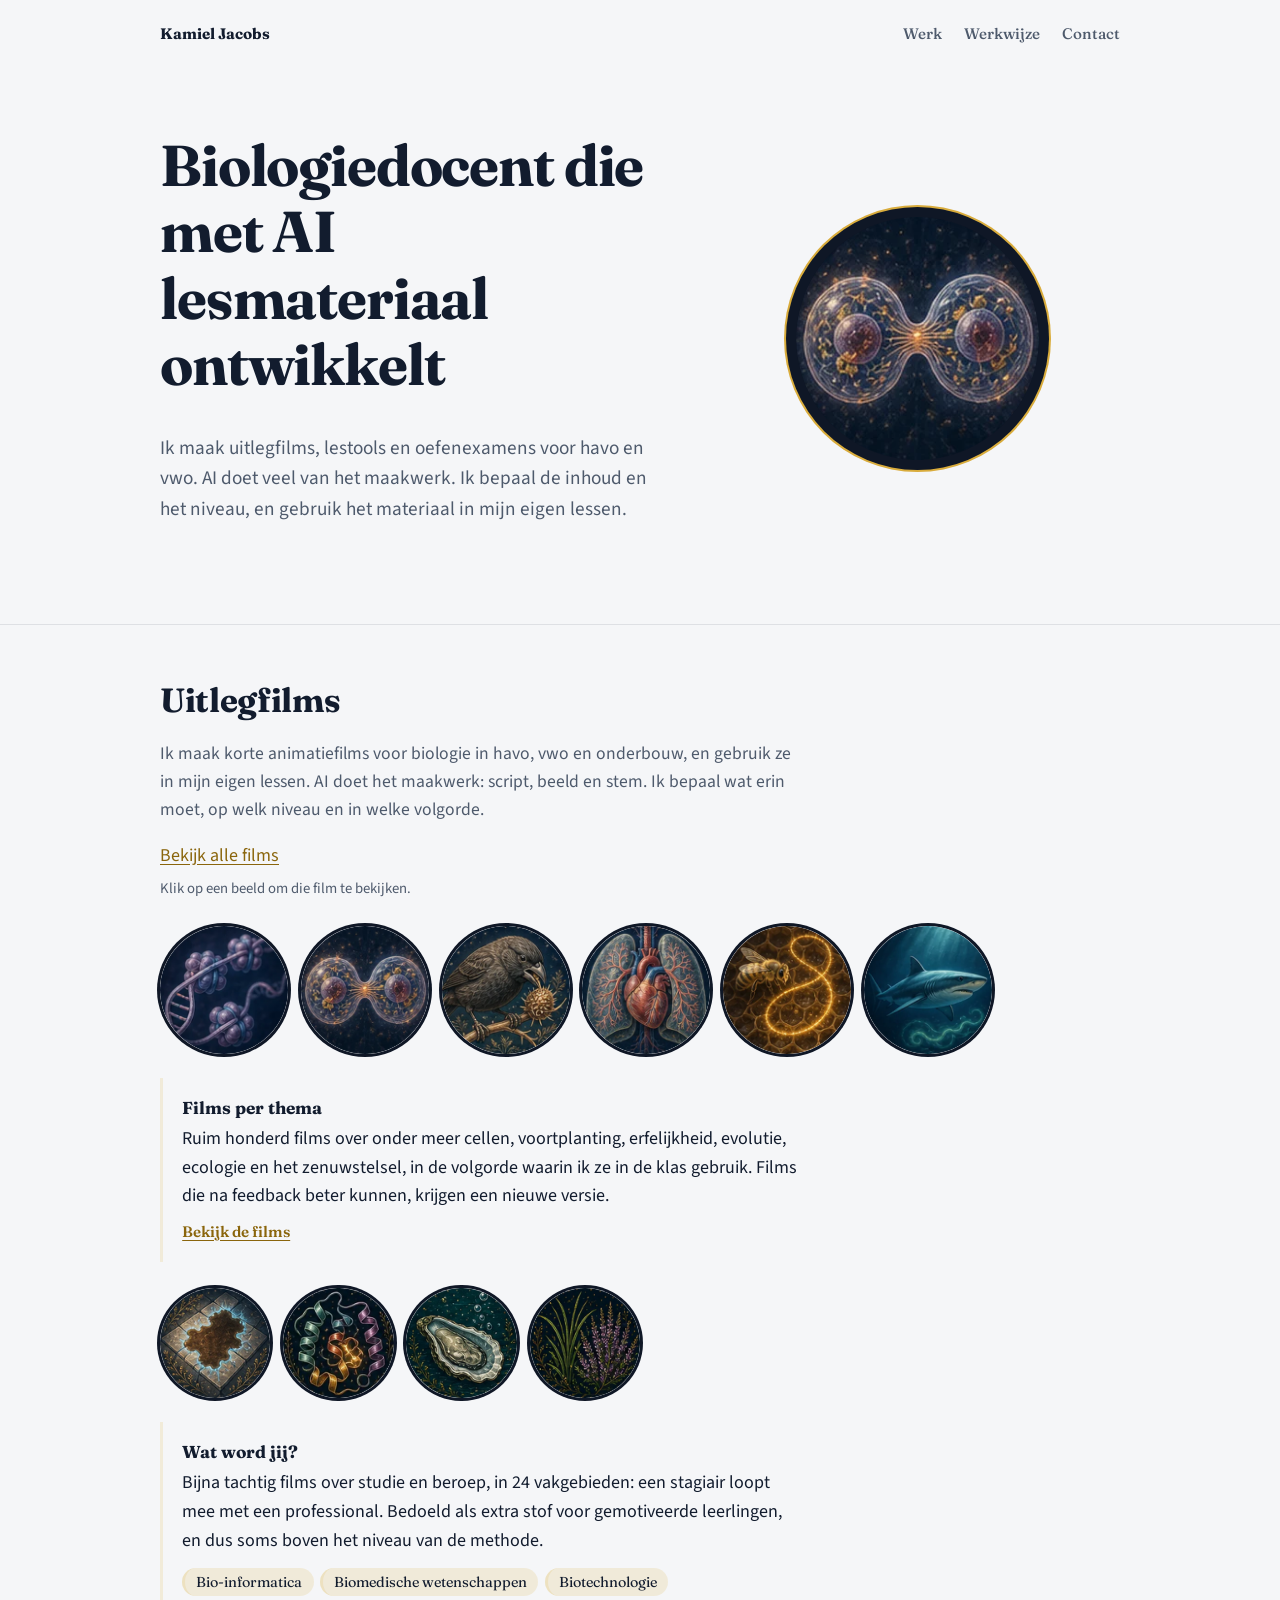
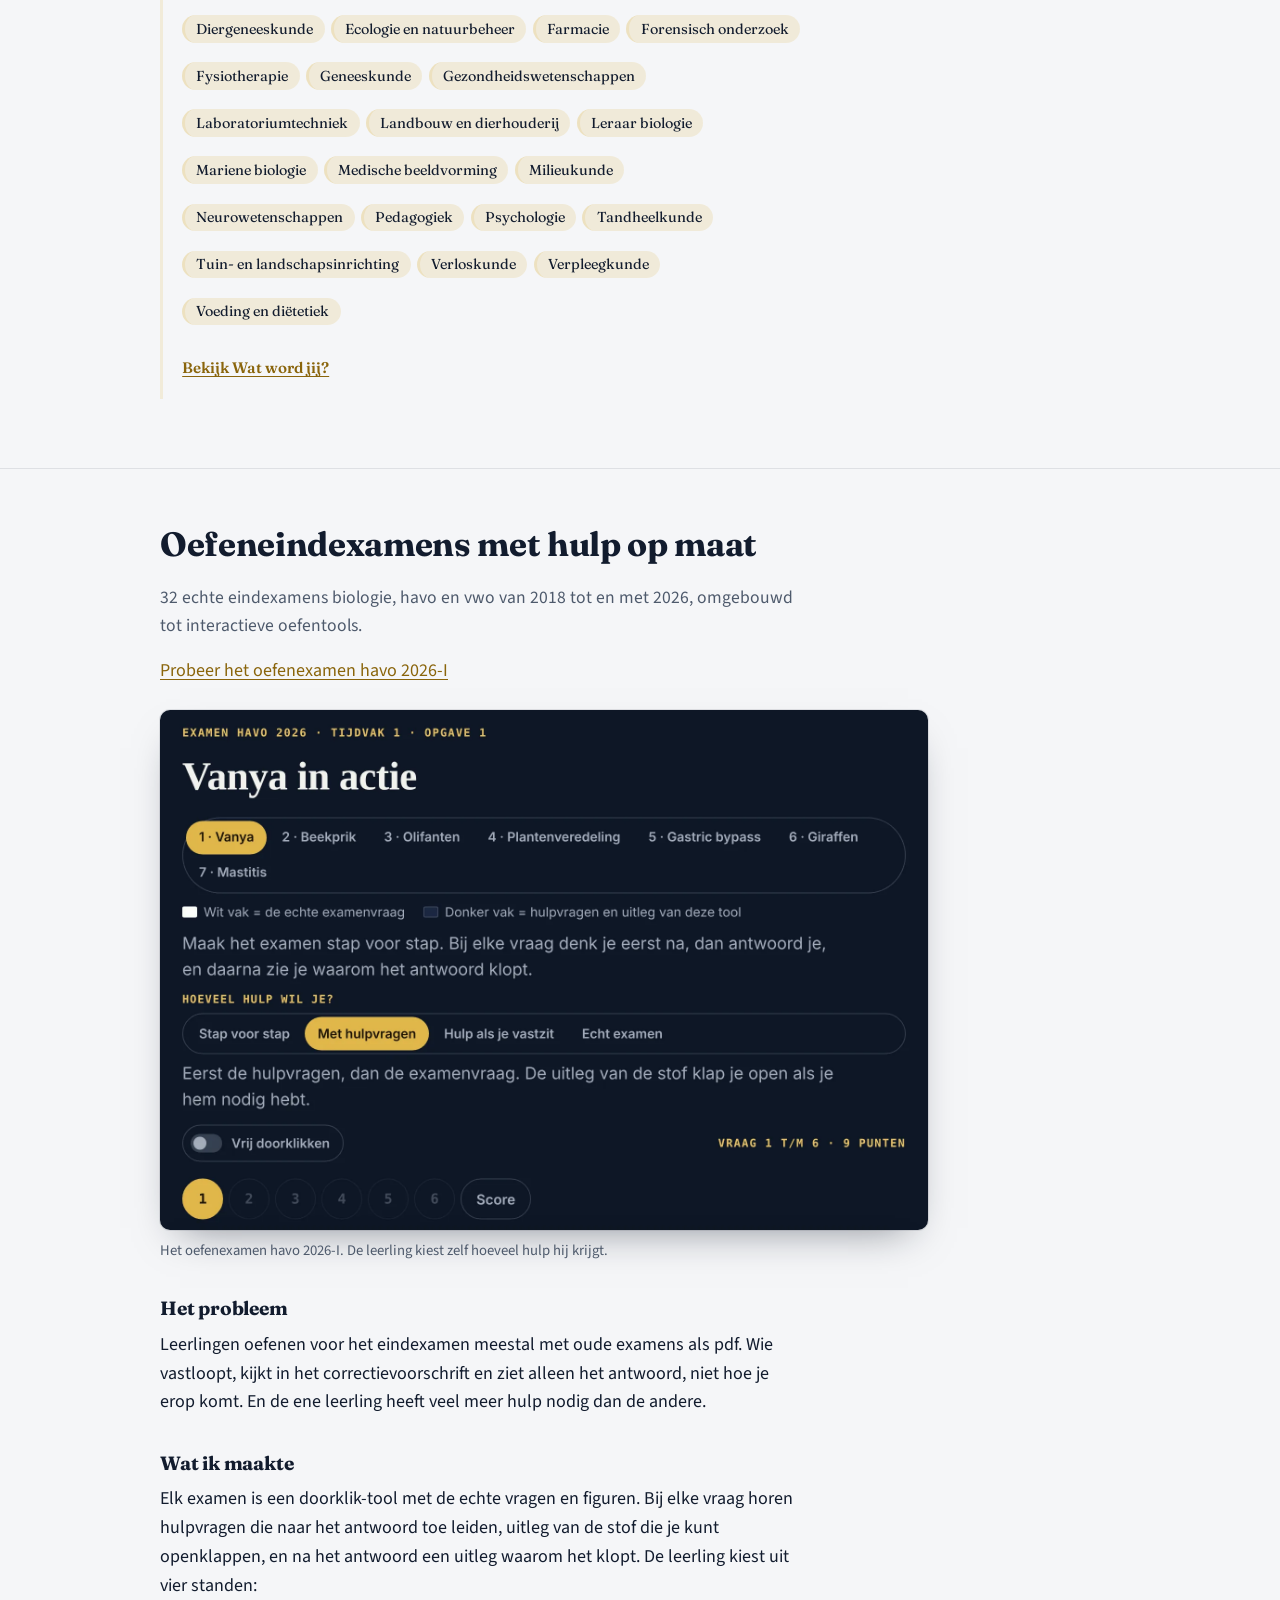
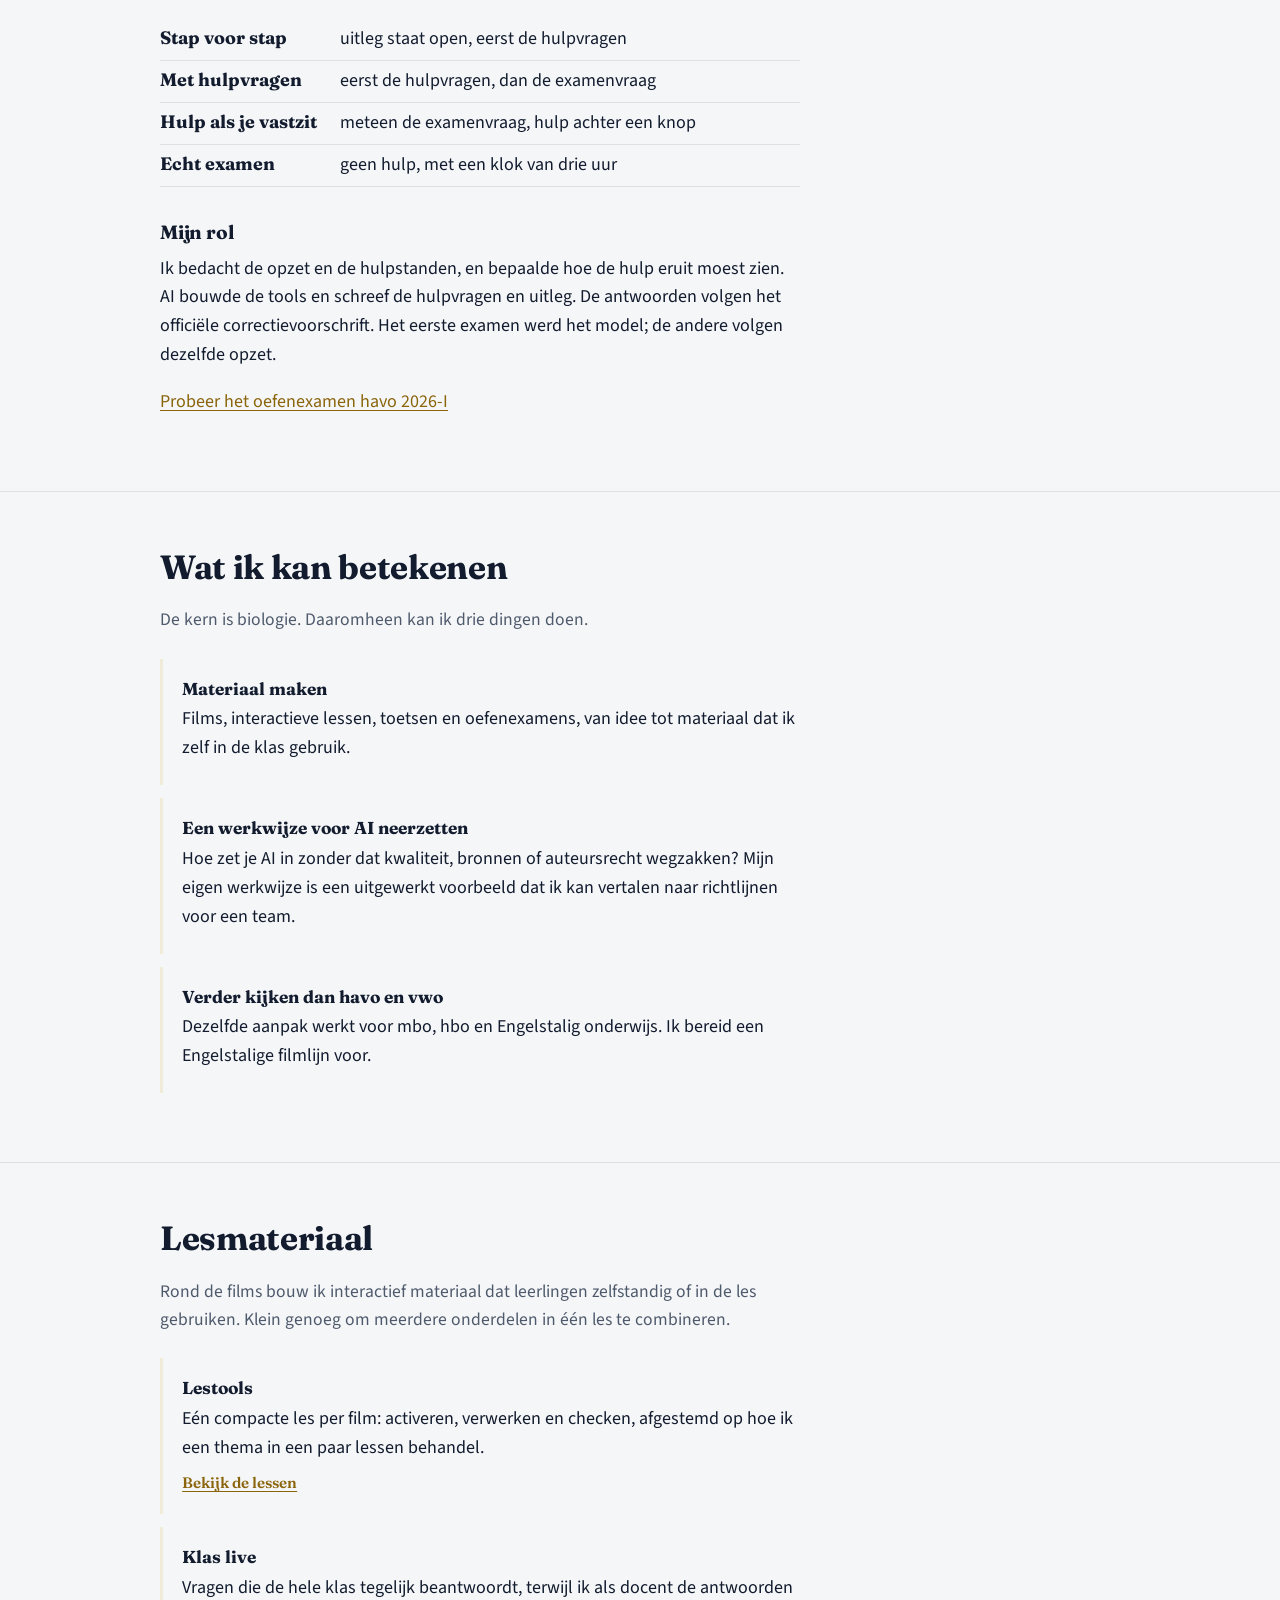
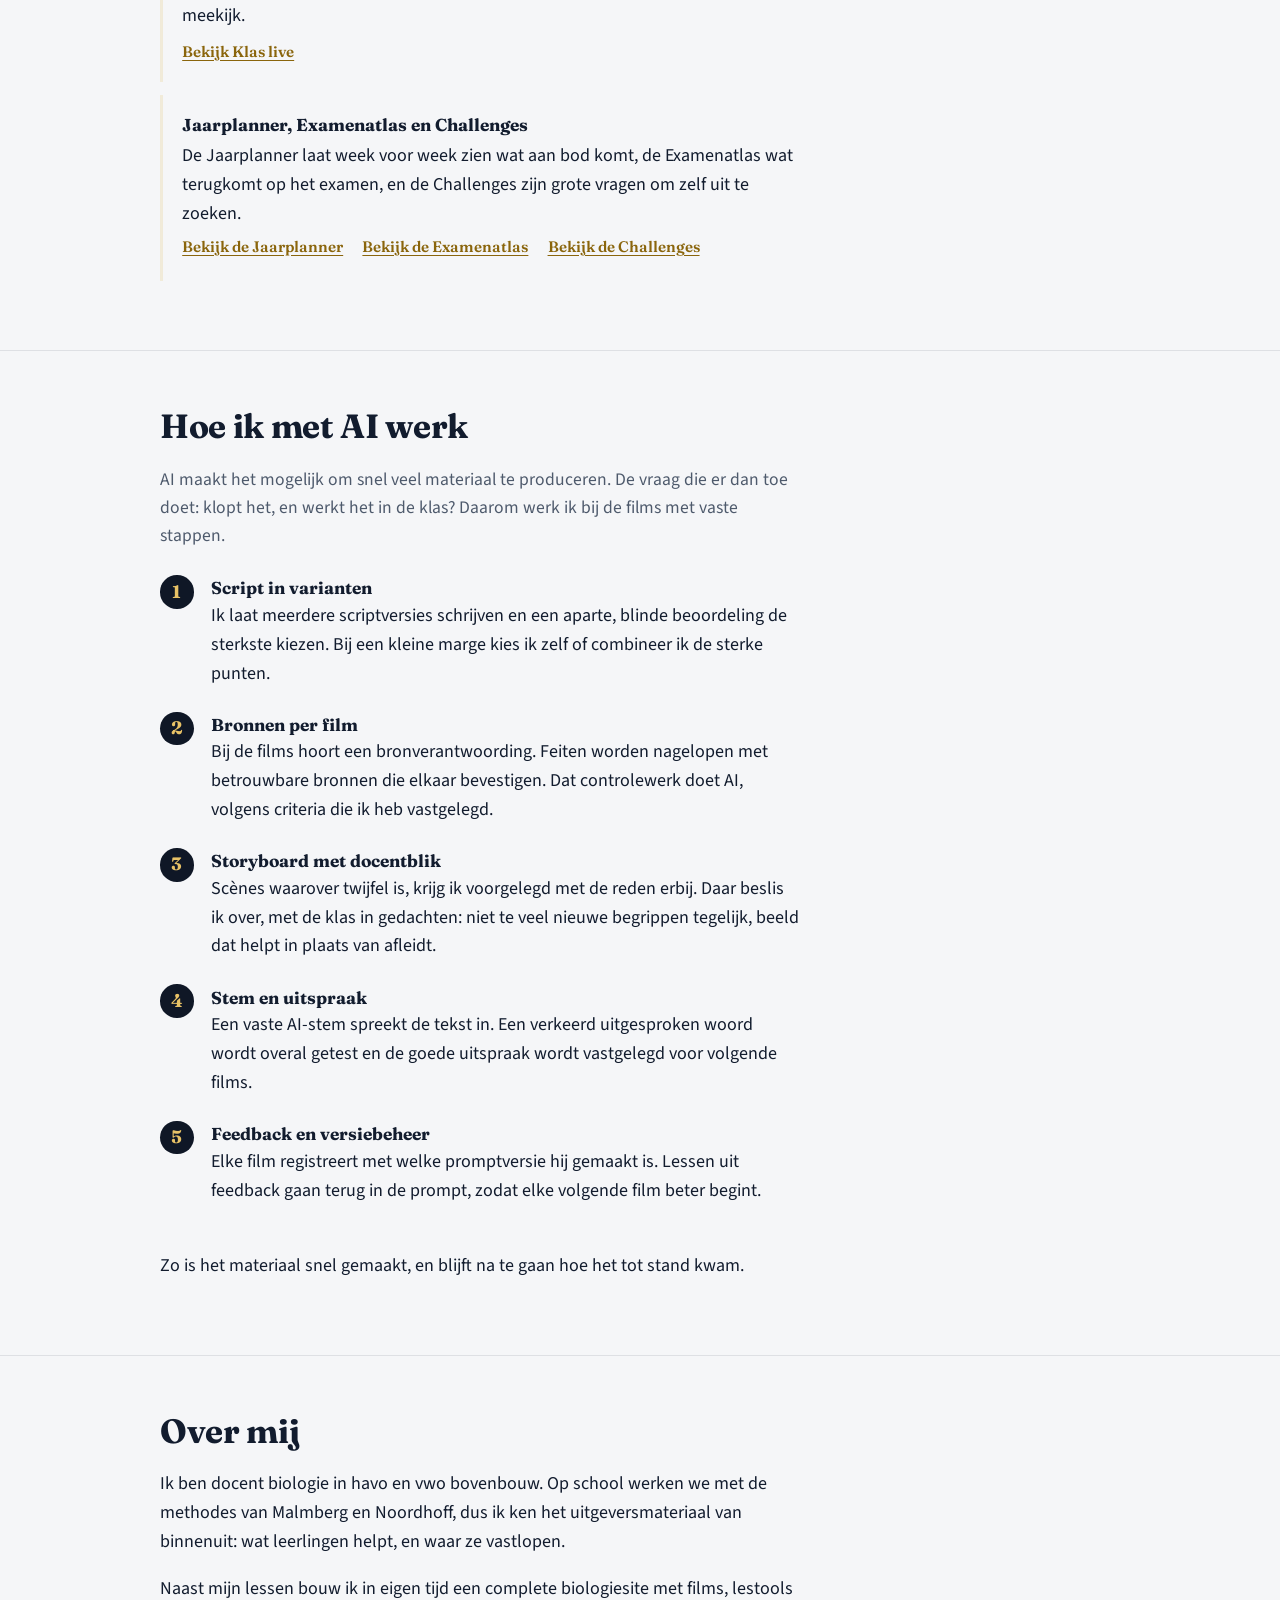
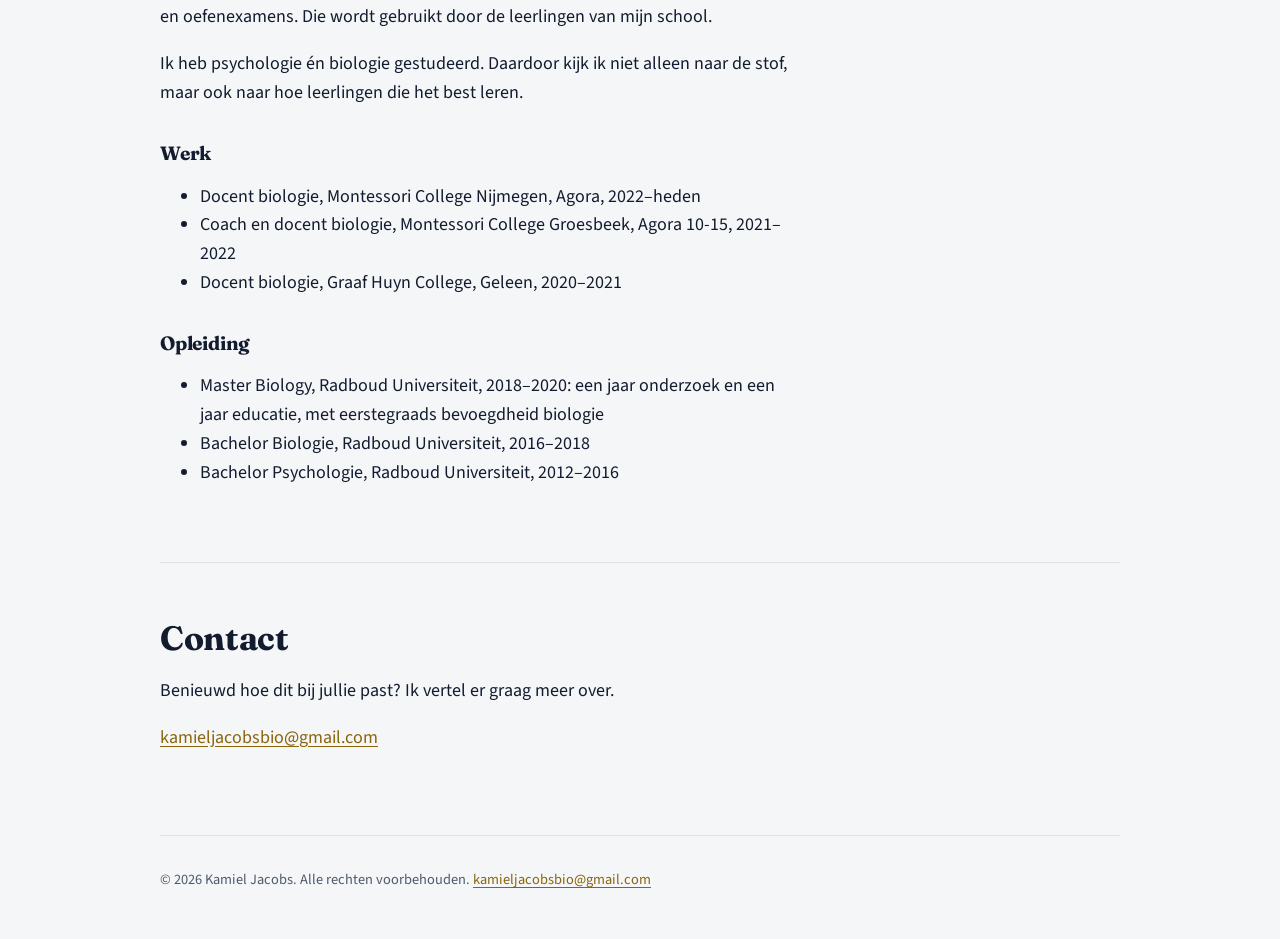
<file: index.html>
<!doctype html>
<html lang="nl">
<head>
  <meta charset="utf-8">
  <meta name="viewport" content="width=device-width, initial-scale=1">
  <title>Kamiel Jacobs – biologie en lesmateriaal met AI</title>
  <meta name="description" content="Portfolio van Kamiel Jacobs, docent biologie die met AI uitlegfilms, lestools en oefenexamens ontwikkelt.">
  <link rel="icon" href="img/icoon/favicon.svg" type="image/svg+xml">
  <link rel="icon" href="img/icoon/favicon-32.png" sizes="32x32" type="image/png">
  <link rel="apple-touch-icon" href="img/icoon/apple-touch-icon.png">
  <link rel="preconnect" href="https://fonts.googleapis.com">
  <link rel="preconnect" href="https://fonts.gstatic.com" crossorigin>
  <link href="https://fonts.googleapis.com/css2?family=Fraunces:opsz,wght@9..144,500;9..144,700&family=Source+Sans+3:ital,wght@0,400;0,600;0,700;1,400&display=swap" rel="stylesheet">
  <link rel="stylesheet" href="assets/style.css">
</head>
<body>
  <div class="wrap">
    <header class="balk">
      <a href="./">Kamiel Jacobs</a>
      <nav aria-label="Hoofdmenu">
        <a href="#videos">Werk</a>
        <a href="#werkwijze">Werkwijze</a>
        <a href="#contact">Contact</a>
      </nav>
    </header>

    <main>
      <div class="held">
        <div>
          <h1>Biologiedocent die met AI lesmateriaal ontwikkelt</h1>
          <p class="lead">Ik maak uitlegfilms, lestools en oefenexamens voor havo en vwo. AI doet veel van het maakwerk. Ik bepaal de inhoud en het niveau, en gebruik het materiaal in mijn eigen lessen.</p>
        </div>
        <div class="beeldveld">
          <img src="img/films/5-celdeling.webp" alt="Afbeelding uit de film over celdeling" width="264" height="264">
        </div>
      </div>
    </main>
  </div>

  <div data-blok="videos"></div>
  <div data-blok="case-oefenexamens"></div>

  <section class="blok" id="werk">
    <div class="wrap">
      <div class="inhoud">
        <h2>Wat ik kan betekenen</h2>
        <p class="intro">De kern is biologie. Daaromheen kan ik drie dingen doen.</p>
        <ul class="items">
          <li>
            <strong>Materiaal maken</strong>
            <p>Films, interactieve lessen, toetsen en oefenexamens, van idee tot materiaal dat ik zelf in de klas gebruik.</p>
          </li>
          <li>
            <strong>Een werkwijze voor AI neerzetten</strong>
            <p>Hoe zet je AI in zonder dat kwaliteit, bronnen of auteursrecht wegzakken? Mijn eigen werkwijze is een uitgewerkt voorbeeld dat ik kan vertalen naar richtlijnen voor een team.</p>
          </li>
          <li>
            <strong>Verder kijken dan havo en vwo</strong>
            <p>Dezelfde aanpak werkt voor mbo, hbo en Engelstalig onderwijs. Ik bereid een Engelstalige filmlijn voor.</p>
          </li>
        </ul>
      </div>
    </div>
  </section>

  <div data-blok="lesmateriaal"></div>
  <div data-blok="ai-werkwijze"></div>
  <div data-blok="over-mij"></div>

  <div class="wrap">
    <section class="contact" id="contact">
      <div class="inhoud">
        <h2>Contact</h2>
        <p>Benieuwd hoe dit bij jullie past? Ik vertel er graag meer over.</p>
        <p><a href="mailto:kamieljacobsbio@gmail.com">kamieljacobsbio@gmail.com</a></p>
      </div>
    </section>
    <footer>© 2026 Kamiel Jacobs. Alle rechten voorbehouden. <a href="mailto:kamieljacobsbio@gmail.com">kamieljacobsbio@gmail.com</a></footer>
  </div>

  <script src="assets/blokken.js" data-basis="./"></script>
  <noscript><p class="wrap">Zet JavaScript aan om alle onderdelen te zien.</p></noscript>
</body>
</html>
</file>
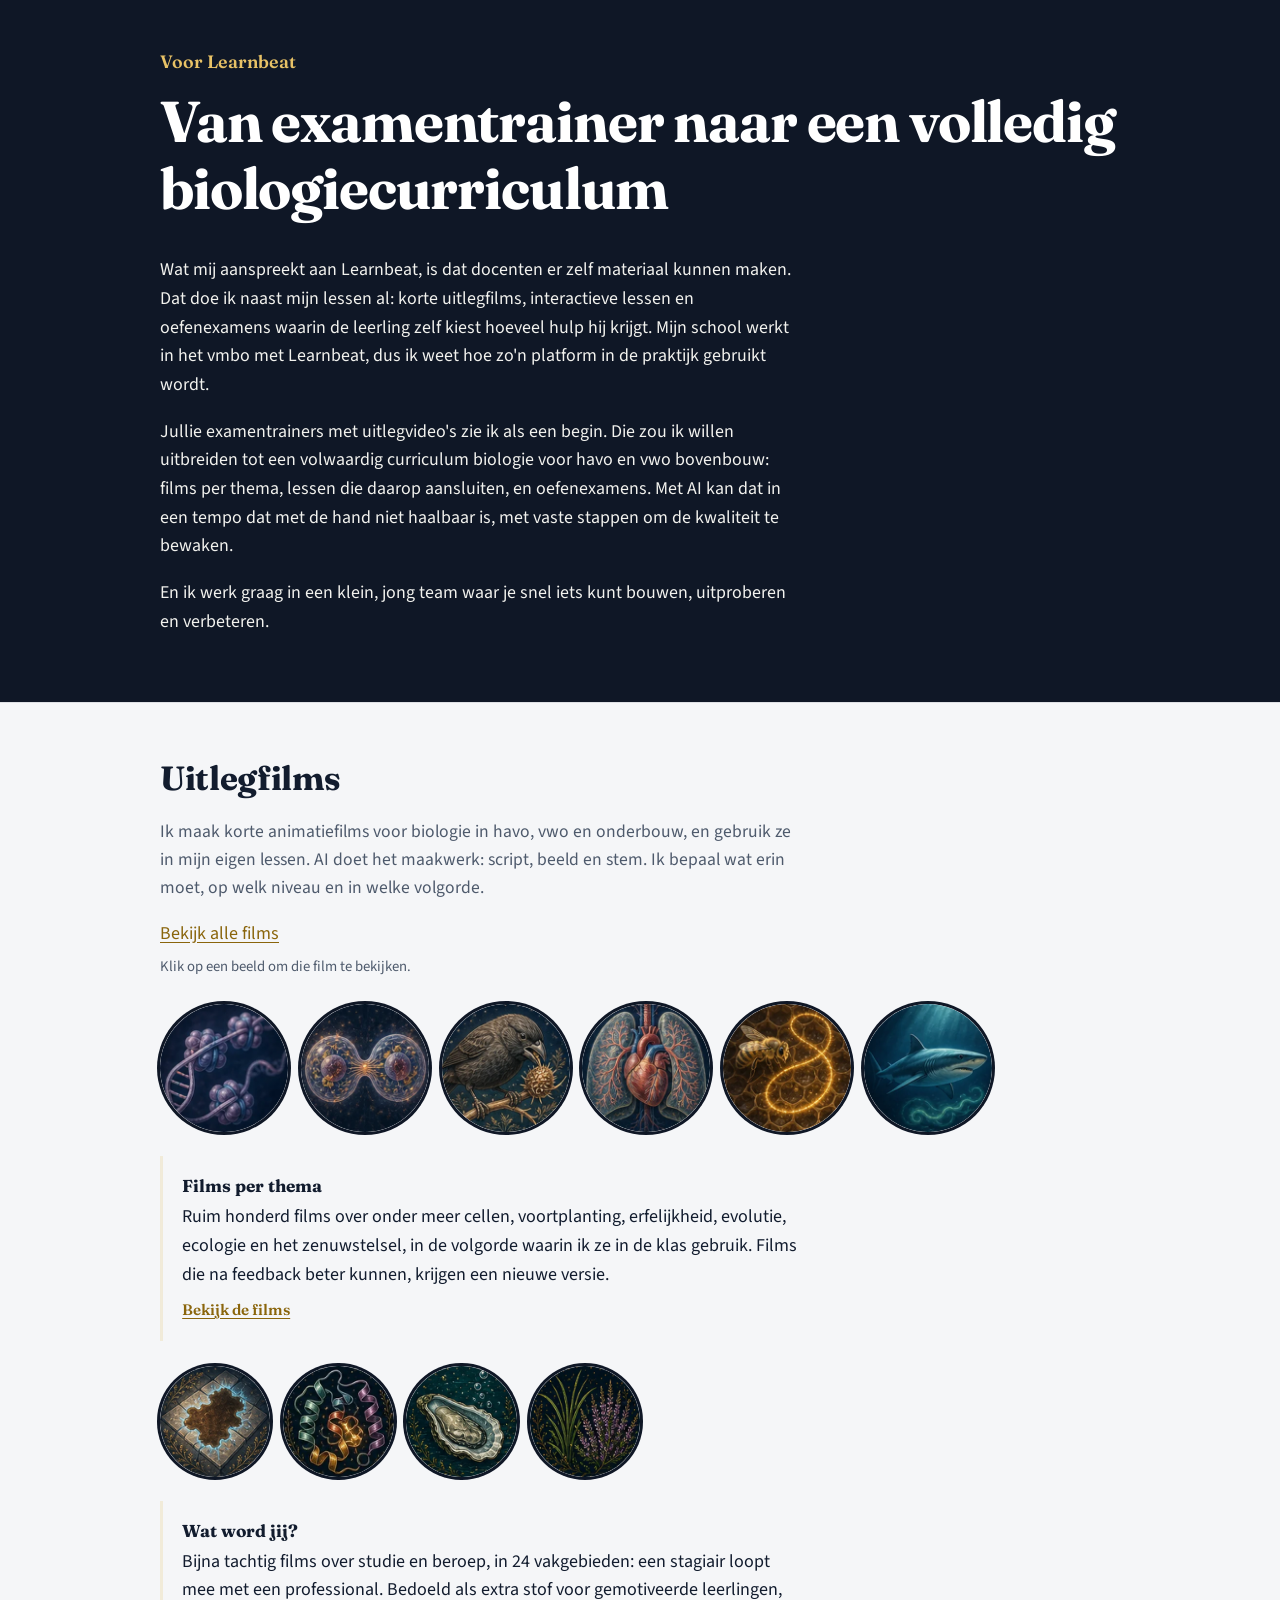
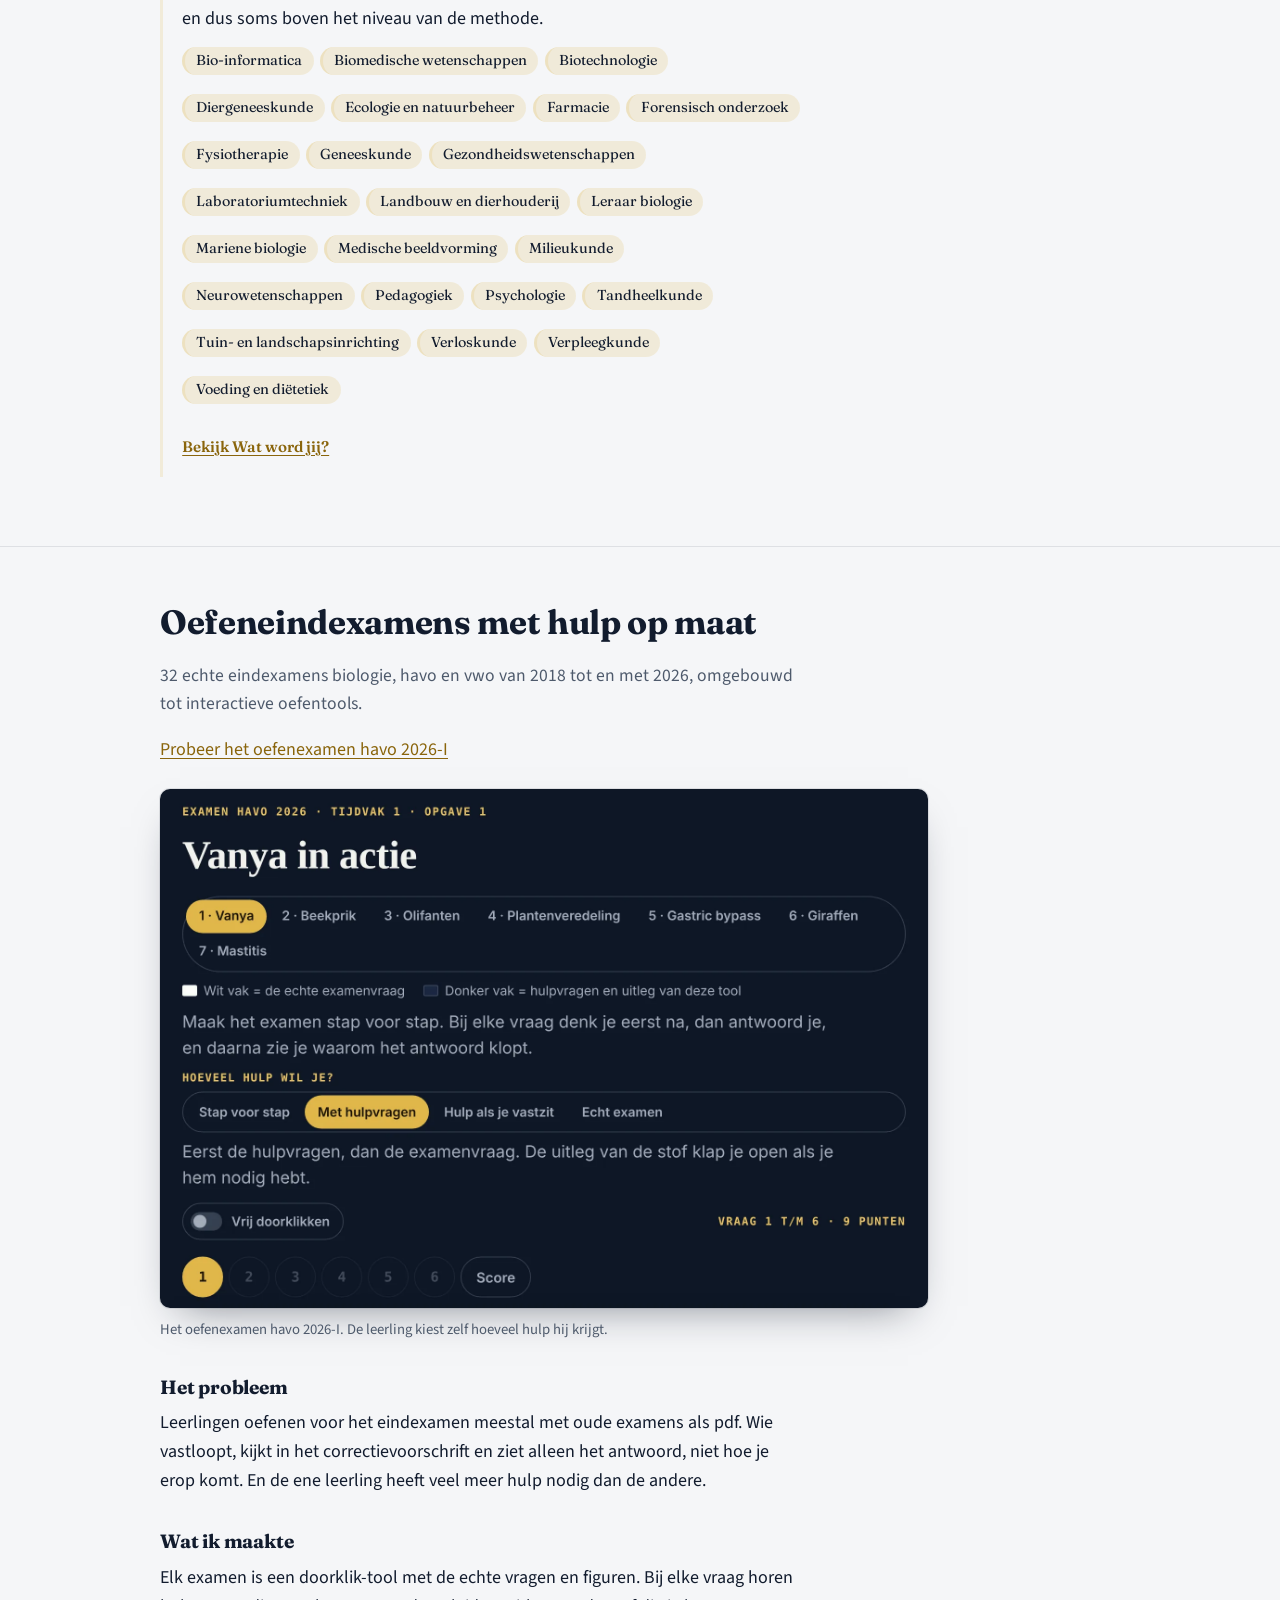
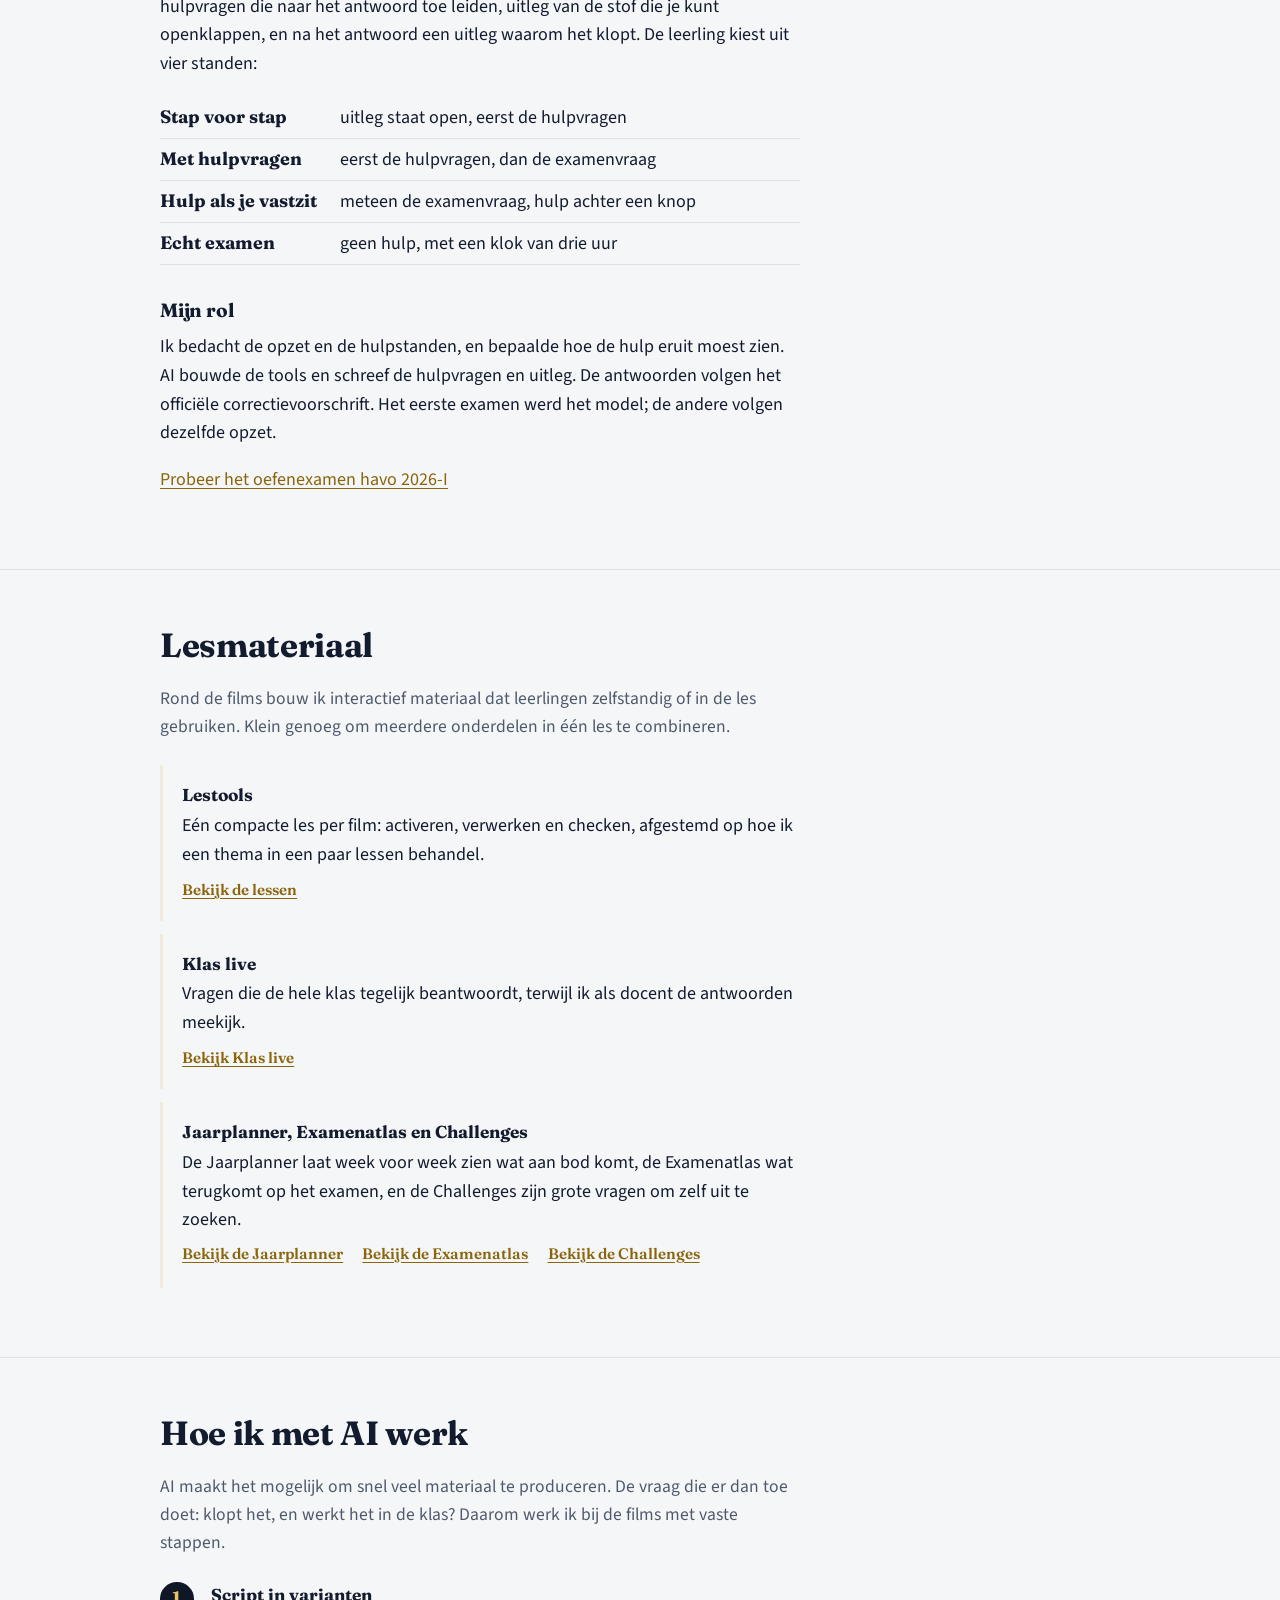
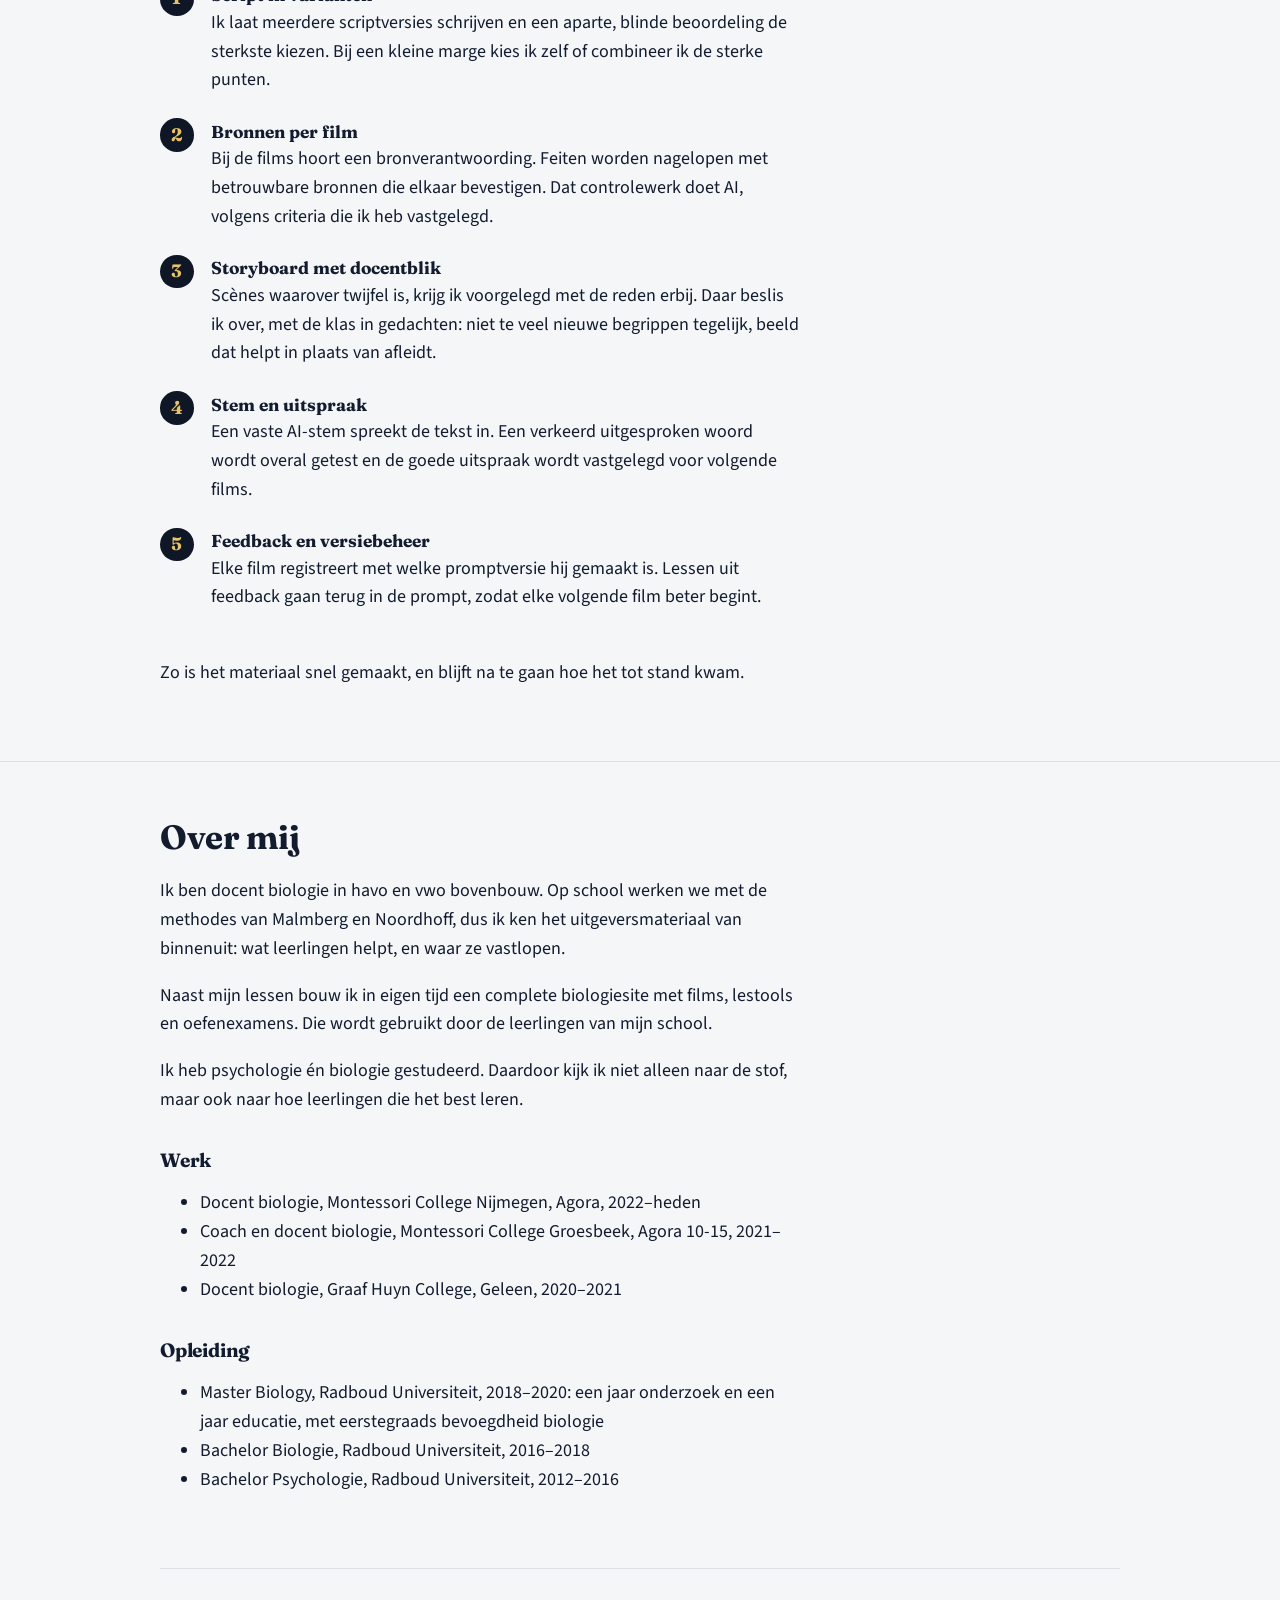
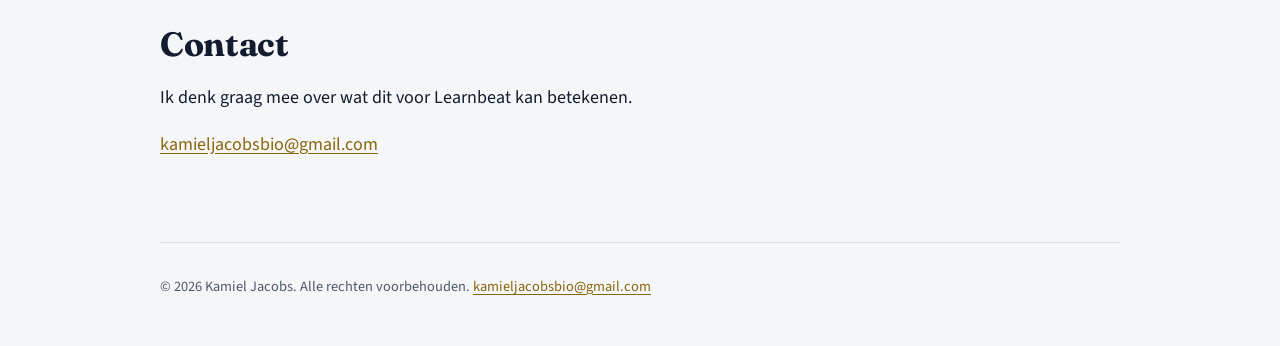
<file: p/a-k7f3q9/index.html>
<!doctype html>
<html lang="nl">
<head>
  <meta charset="utf-8">
  <meta name="viewport" content="width=device-width, initial-scale=1">
  <meta name="robots" content="noindex, nofollow">
  <title>Kamiel Jacobs – voor Learnbeat</title>
  <link rel="icon" href="../../img/icoon/favicon.svg" type="image/svg+xml">
  <link rel="icon" href="../../img/icoon/favicon-32.png" sizes="32x32" type="image/png">
  <link rel="apple-touch-icon" href="../../img/icoon/apple-touch-icon.png">
  <link rel="preconnect" href="https://fonts.googleapis.com">
  <link rel="preconnect" href="https://fonts.gstatic.com" crossorigin>
  <link href="https://fonts.googleapis.com/css2?family=Fraunces:opsz,wght@9..144,500;9..144,700&family=Source+Sans+3:ital,wght@0,400;0,600;0,700;1,400&display=swap" rel="stylesheet">
  <link rel="stylesheet" href="../../assets/style.css">
</head>
<body>
  <div class="persoonlijk">
    <div class="wrap">
      <p class="voor-wie">Voor Learnbeat</p>
      <h1>Van examentrainer naar een volledig biologiecurriculum</h1>
      <p>Wat mij aanspreekt aan Learnbeat, is dat docenten er zelf materiaal kunnen maken. Dat doe ik naast mijn lessen al: korte uitlegfilms, interactieve lessen en oefenexamens waarin de leerling zelf kiest hoeveel hulp hij krijgt. Mijn school werkt in het vmbo met Learnbeat, dus ik weet hoe zo'n platform in de praktijk gebruikt wordt.</p>
      <p>Jullie examentrainers met uitlegvideo's zie ik als een begin. Die zou ik willen uitbreiden tot een volwaardig curriculum biologie voor havo en vwo bovenbouw: films per thema, lessen die daarop aansluiten, en oefenexamens. Met AI kan dat in een tempo dat met de hand niet haalbaar is, met vaste stappen om de kwaliteit te bewaken.</p>
      <p>En ik werk graag in een klein, jong team waar je snel iets kunt bouwen, uitproberen en verbeteren.</p>
    </div>
  </div>

  <div data-blok="videos"></div>
  <div data-blok="case-oefenexamens"></div>
  <div data-blok="lesmateriaal"></div>
  <div data-blok="ai-werkwijze"></div>
  <div data-blok="over-mij"></div>

  <div class="wrap">
    <section class="contact" id="contact">
      <div class="inhoud">
        <h2>Contact</h2>
        <p>Ik denk graag mee over wat dit voor Learnbeat kan betekenen.</p>
        <p><a href="mailto:kamieljacobsbio@gmail.com">kamieljacobsbio@gmail.com</a></p>
      </div>
    </section>
    <footer>© 2026 Kamiel Jacobs. Alle rechten voorbehouden. <a href="mailto:kamieljacobsbio@gmail.com">kamieljacobsbio@gmail.com</a></footer>
  </div>

  <script src="../../assets/blokken.js" data-basis="../../"></script>
  <noscript><p class="wrap">Zet JavaScript aan om alle onderdelen te zien.</p></noscript>
</body>
</html>
</file>
<file: assets/style.css>
/* Portfolio Kamiel Jacobs
   Huisstijl afgeleid van Biologie bij Kamiel: nachtblauw, goud, Fraunces en Source Sans 3. */

:root {
  /* Zelfde familie als de biologiesite (lichte stand), iets zakelijker */
  --glas: #F5F6F8;        /* achtergrond */
  --hema: #121C2E;        /* tekst en koppen */
  --hema-zacht: #4E5A6C;  /* secundaire tekst */
  --nacht: #0F1726;       /* donkere banden, zoals de biologiesite */
  --eosine: #8A650C;      /* links: goud, leesbaar op licht */
  --goud: #D9AC3C;
  --goud-licht: #E8C266;
  --eosine-licht: rgba(217, 172, 60, 0.16);
  --lijn: rgba(20, 32, 52, 0.10);

  --kop: "Fraunces", Georgia, serif;
  --tekst: "Source Sans 3", system-ui, -apple-system, "Segoe UI", sans-serif;

  --maat: 40rem;
}

* { box-sizing: border-box; }

html { -webkit-text-size-adjust: 100%; }

body {
  margin: 0;
  background: var(--glas);
  color: var(--hema);
  font-family: var(--tekst);
  font-size: 1.125rem;
  line-height: 1.6;
}

a { color: var(--eosine); text-underline-offset: 0.18em; }
a:hover { color: var(--hema); }
:focus-visible { outline: 3px solid var(--goud); outline-offset: 3px; border-radius: 2px; }

h1, h2, h3 {
  font-family: var(--kop);
  line-height: 1.15;
  font-weight: 700;
  letter-spacing: -0.01em;
  margin: 0 0 0.6em;
}
h1 { font-size: clamp(2.2rem, 6vw, 3.6rem); font-weight: 700; letter-spacing: -0.02em; }
h2 { font-size: clamp(1.6rem, 3.4vw, 2.1rem); }
h3 { font-size: 1.2rem; margin-top: 1.8em; }

p { margin: 0 0 1em; }

.wrap {
  width: 100%;
  max-width: 64rem;
  margin: 0 auto;
  padding: 0 1rem;
}
@media (min-width: 40rem) { .wrap { padding: 0 2rem; } }

/* Kop van de pagina */
.balk {
  display: flex;
  justify-content: space-between;
  align-items: baseline;
  padding: 1.4rem 0;
  font-family: var(--kop);
  font-size: 0.95rem;
}
.balk a { color: var(--hema); text-decoration: none; font-weight: 700; }
.balk nav a { font-weight: 500; margin-left: 1.2rem; color: var(--hema-zacht); }
.balk nav a:hover { color: var(--eosine); }

/* Hero: tekst links, beeldveld van een microscoop rechts */
.held {
  display: grid;
  gap: 2rem;
  padding: 2.5rem 0 3.5rem;
  align-items: center;
}
@media (min-width: 52rem) {
  .held { grid-template-columns: 1.25fr 1fr; gap: 3rem; padding: 4rem 0 5rem; }
}
.held p.lead {
  font-size: 1.2rem;
  max-width: 34rem;
  color: var(--hema-zacht);
}
.voor-wie {
  font-family: var(--kop);
  color: var(--eosine);
  font-weight: 600;
  margin-bottom: 0.8rem;
}

.beeldveld {
  width: min(60%, 17rem);
  aspect-ratio: 1;
  margin: 0 auto;
  border-radius: 50%;
  background: var(--nacht);
  box-shadow: 0 0 0 10px var(--nacht), 0 0 0 12px var(--goud);
  overflow: hidden;
}
.beeldveld img { width: 100%; height: 100%; display: block; object-fit: cover; }

/* Secties */
section.blok {
  padding: 3.5rem 0;
  border-top: 1px solid var(--lijn);
}
.blok .inhoud { max-width: var(--maat); }
.blok .intro { font-size: 1.1rem; color: var(--hema-zacht); }

/* Lijst met materiaal: titel + uitleg, geen kaartjes */
.items { list-style: none; padding: 0; margin: 1.5rem 0 0; }
.items li {
  padding: 1rem 0 1rem 1.2rem;
  border-left: 3px solid var(--eosine-licht);
  margin-bottom: 0.8rem;
}
.items li:hover { border-left-color: var(--goud); }
.items strong { font-family: var(--kop); font-size: 1.08rem; display: block; }
.items a { font-family: var(--kop); font-weight: 600; font-size: 0.95rem; }
.items p { margin: 0.2rem 0 0.4rem; }

/* Werkwijze is echt een volgorde, dus genummerd */
.stappen { counter-reset: stap; list-style: none; padding: 0; margin: 1.5rem 0; }
.stappen li {
  counter-increment: stap;
  position: relative;
  padding: 0 0 1.4rem 3.2rem;
}
.stappen li::before {
  content: counter(stap);
  position: absolute; left: 0; top: 0.05rem;
  width: 2.1rem; height: 2.1rem;
  border-radius: 50%;
  background: var(--nacht); color: var(--goud-licht);
  font-family: var(--kop); font-weight: 700;
  display: grid; place-items: center;
}
.stappen strong { font-family: var(--kop); display: block; font-size: 1.08rem; }

.vakgebieden { display: flex; flex-wrap: wrap; gap: 0.4rem; list-style: none; padding: 0; margin: 0.8rem 0 1rem; }
.vakgebieden li {
  font-family: var(--kop); font-size: 0.9rem;
  background: var(--eosine-licht);
  padding: 0.15rem 0.7rem;
  border-radius: 999px;
}

/* Nog in te vullen tekst: valt bewust op, zodat niets vergeten wordt */
.aanvullen {
  background: #fff3b0;
  outline: 1px dashed #b38f00;
  padding: 0 0.25rem;
}

/* Persoonlijke intro op een landingspagina */
.persoonlijk {
  background: var(--nacht);
  color: #F2F2EE;
  padding: 3rem 0;
}
.persoonlijk h1 { color: #fff; }
.persoonlijk p { max-width: var(--maat); font-size: 1.12rem; }
.persoonlijk a { color: var(--goud-licht); }
.persoonlijk .voor-wie { color: var(--goud-licht); }

.contact { padding: 3.5rem 0 4rem; border-top: 1px solid var(--lijn); }

footer {
  padding: 2rem 0 3rem;
  font-size: 0.9rem;
  color: var(--hema-zacht);
  border-top: 1px solid var(--lijn);
}

/* Paradepaardje: een uitgewerkte case met schermbeeld */
.schermbeeld { margin: 1.5rem 0 2rem; max-width: 48rem; }
.schermbeeld img {
  width: 100%; height: auto; display: block;
  border-radius: 10px;
  box-shadow: 0 0 0 1px var(--lijn), 0 18px 40px -20px rgba(15, 23, 38, 0.5);
}
.schermbeeld figcaption { font-size: 0.92rem; color: var(--hema-zacht); margin-top: 0.6rem; }

.standen-lijst { list-style: none; padding: 0; margin: 0 0 1.2rem; }
.standen-lijst li { padding: 0.35rem 0; border-bottom: 1px solid var(--lijn); }
.standen-lijst strong { font-family: var(--kop); display: inline-block; min-width: 11rem; }

.linkrij { display: flex; flex-wrap: wrap; gap: 0.3rem 1.2rem; margin: 0; }

/* Ronde filmbeelden, als preparaten onder de microscoop */
.filmstrip {
  list-style: none; padding: 0; margin: 1.6rem 0 0.6rem;
  display: grid; grid-template-columns: repeat(3, 1fr); gap: 0.8rem;
  max-width: 40rem;
}
@media (min-width: 40rem) { .filmstrip { grid-template-columns: repeat(6, 1fr); max-width: 52rem; } }
.filmstrip-klein { max-width: 30rem; grid-template-columns: repeat(4, 1fr); }
@media (min-width: 40rem) { .filmstrip-klein { grid-template-columns: repeat(4, 1fr); max-width: 30rem; } }
.filmstrip img {
  width: 100%; height: auto; display: block;
  border-radius: 50%;
  box-shadow: 0 0 0 3px var(--nacht);
}

.klein { font-size: 0.92rem; color: var(--hema-zacht); margin: 0.4rem 0 0; }
.filmstrip a { display: block; border-radius: 50%; }
.filmstrip a:hover img { box-shadow: 0 0 0 3px var(--goud); }
</file>
